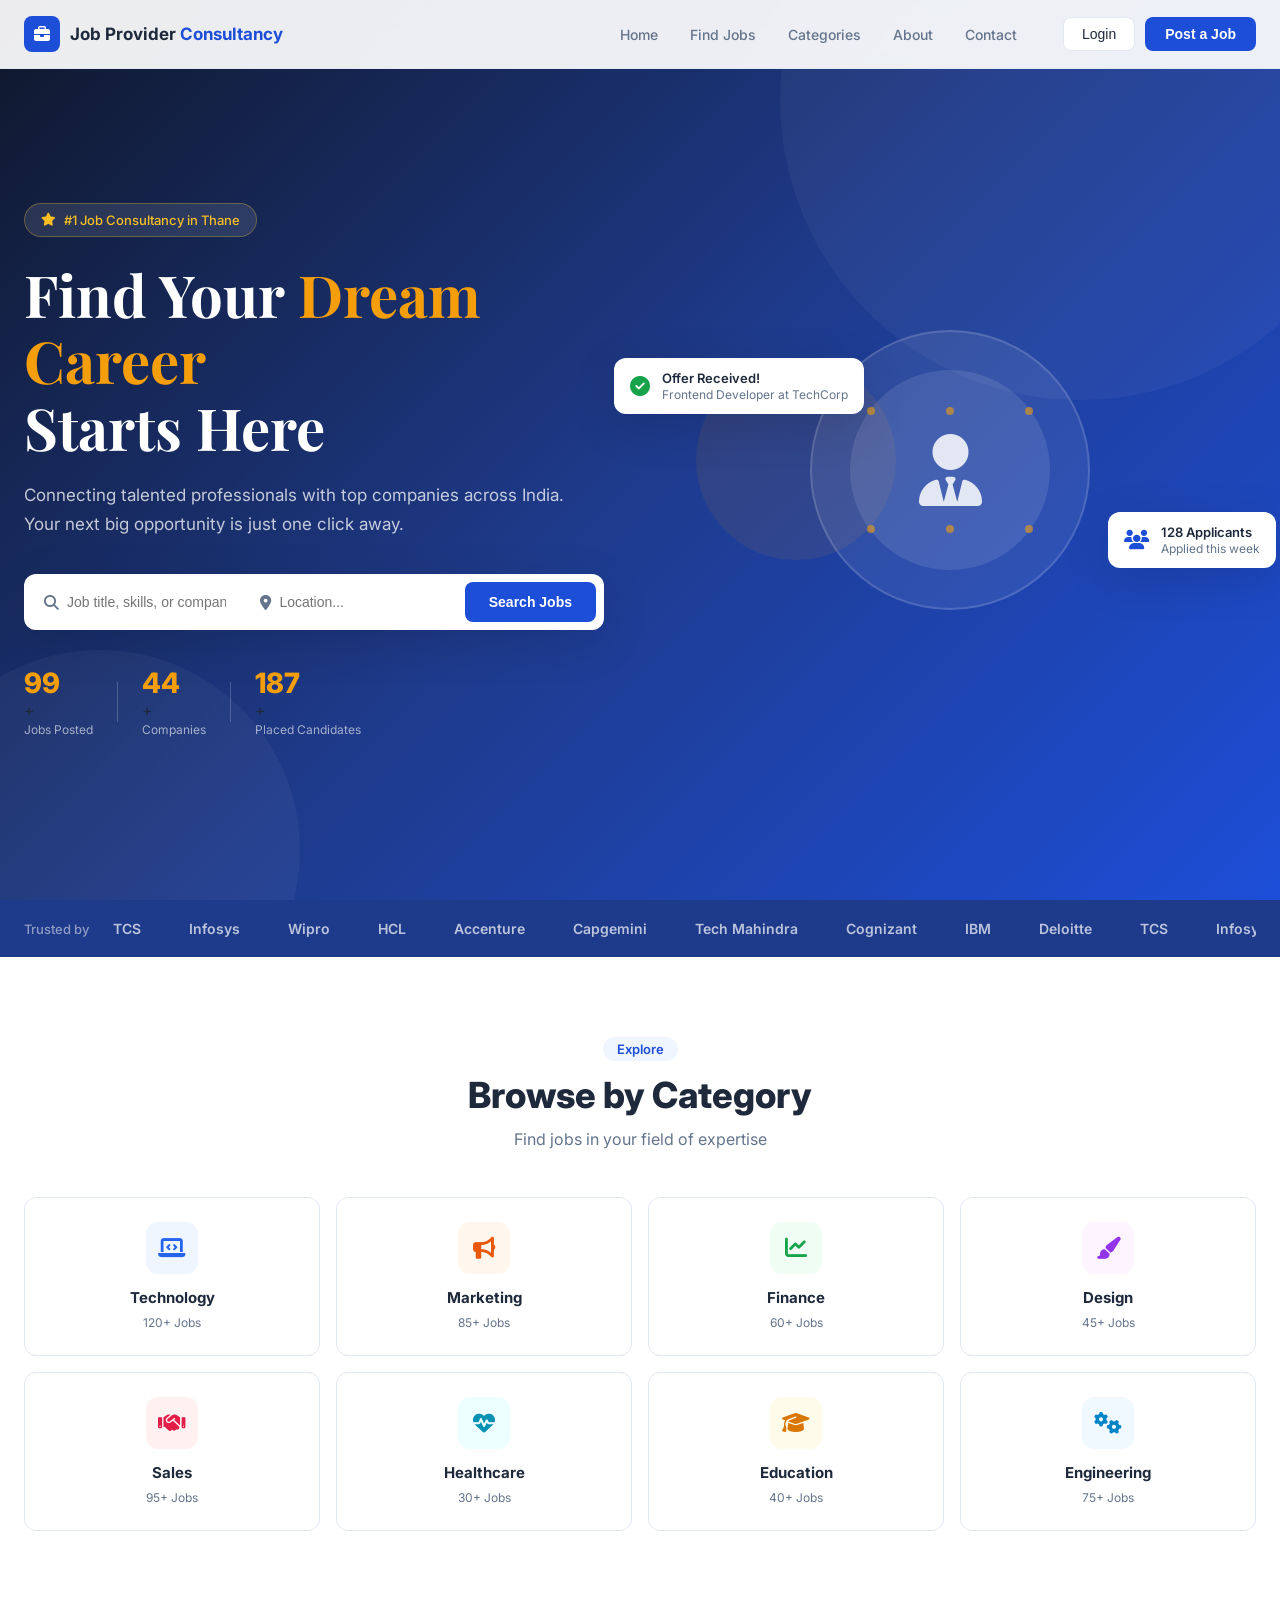
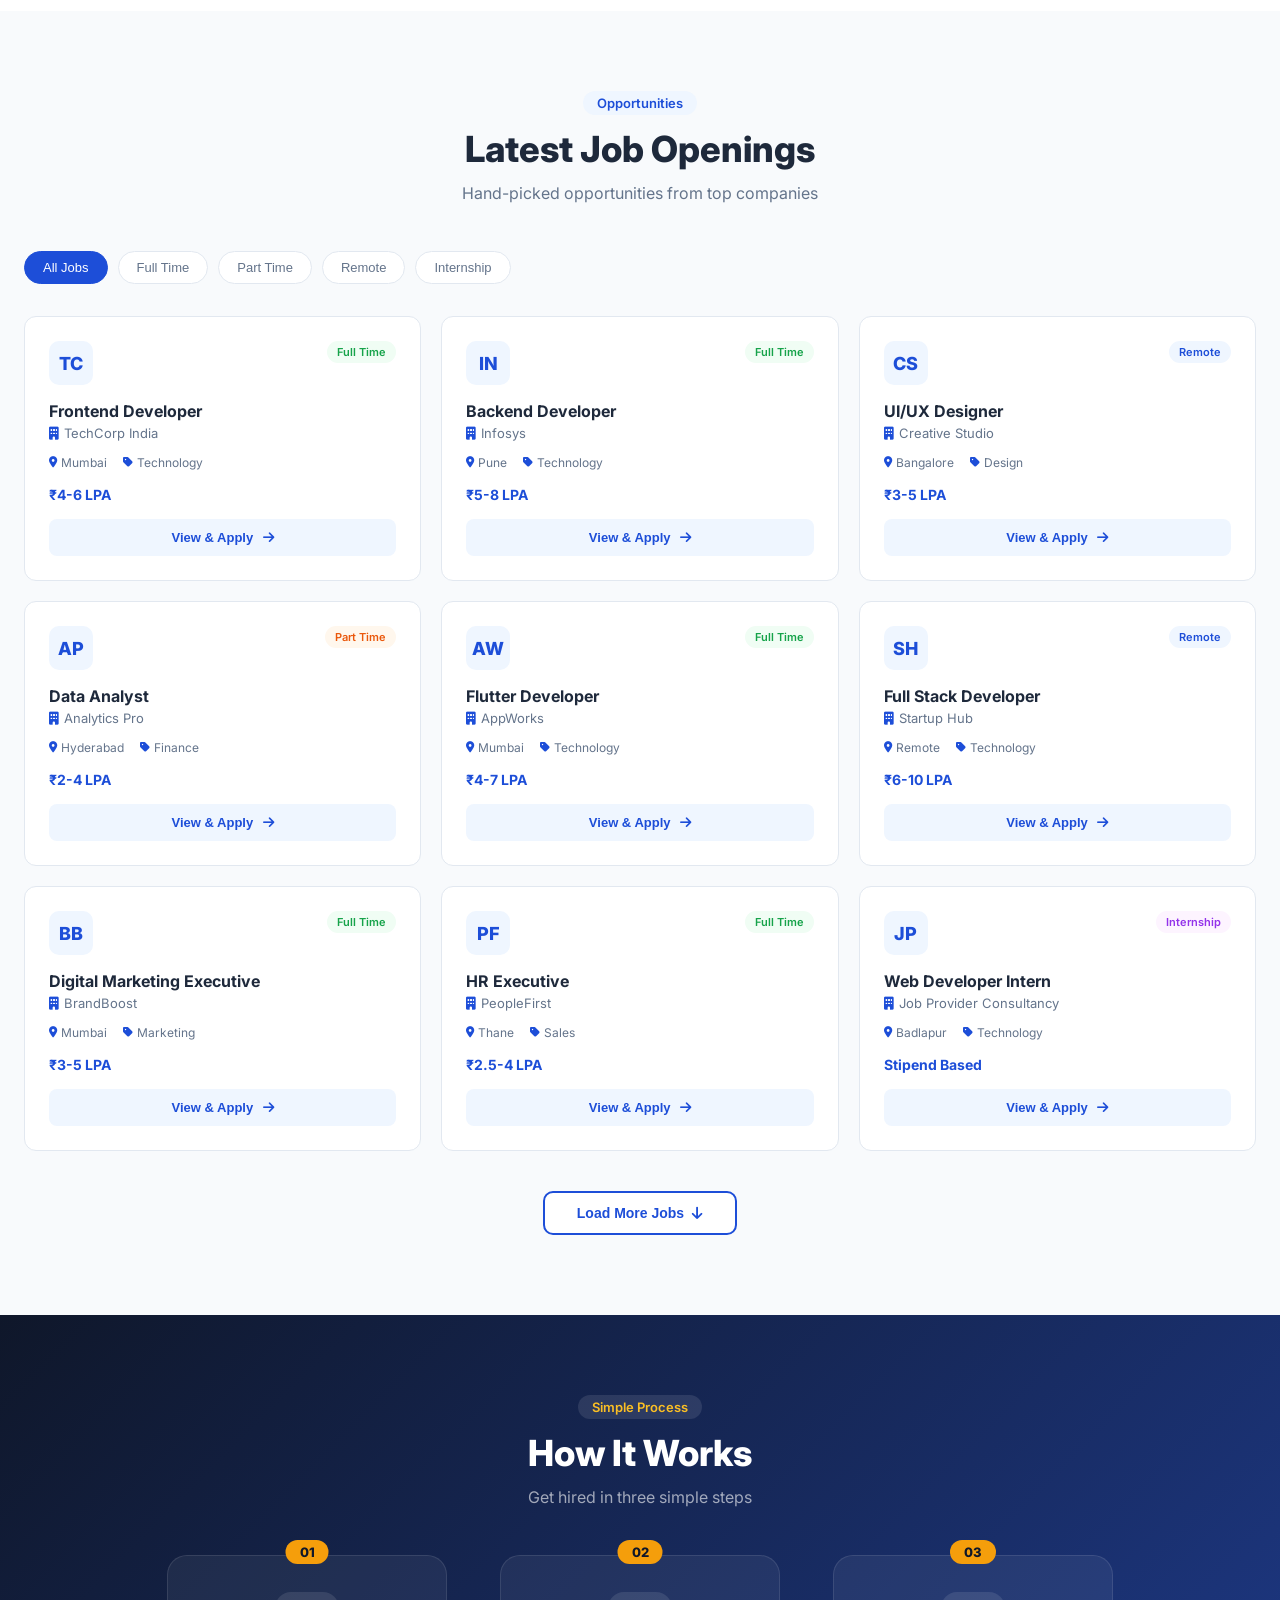
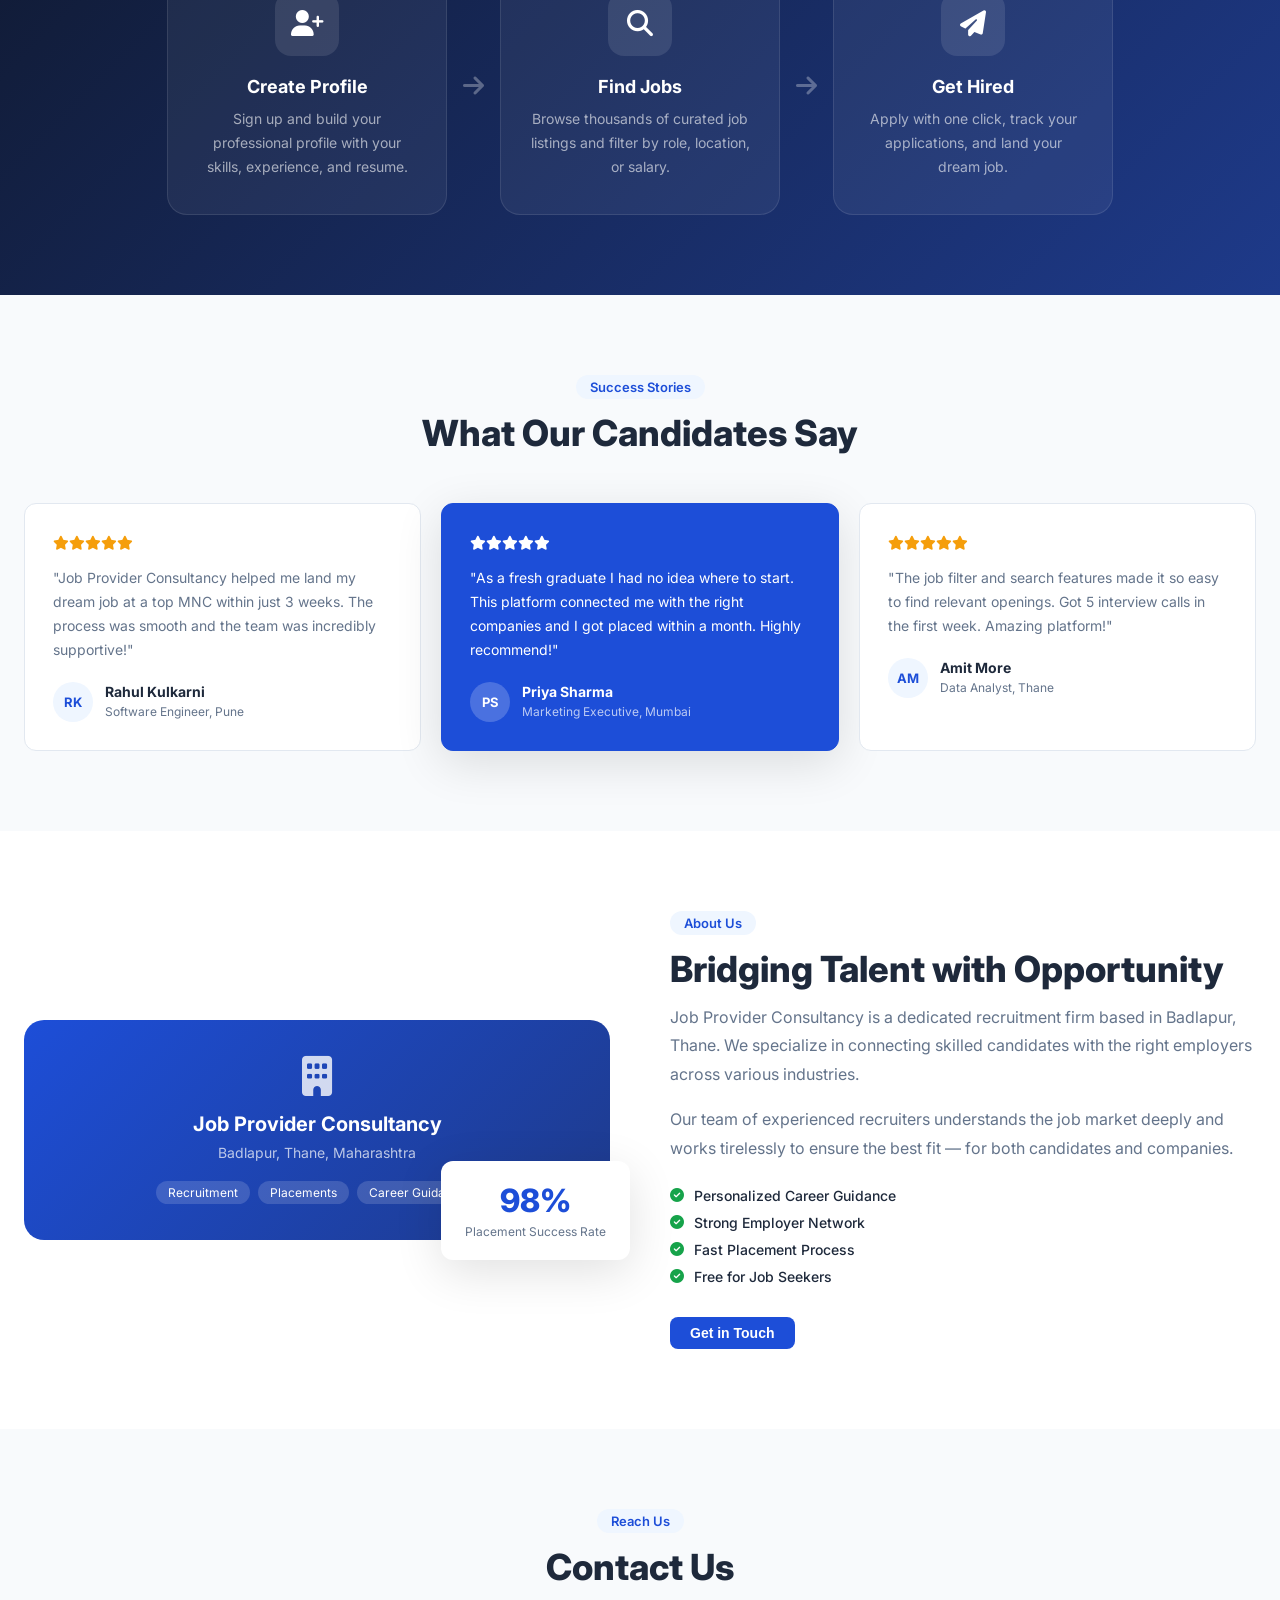
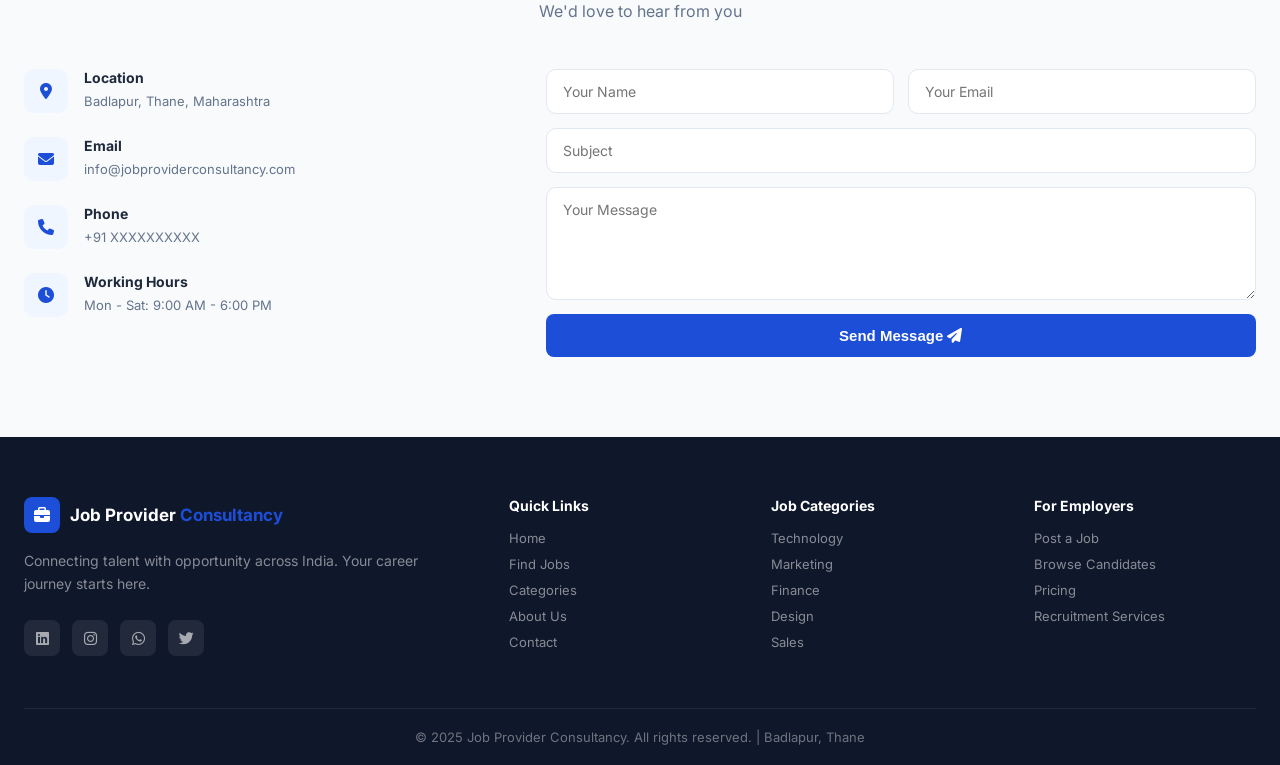
<file: index.html>
<!DOCTYPE html>
<html lang="en">
<head>
  <meta charset="UTF-8">
  <meta name="viewport" content="width=device-width, initial-scale=1.0">
  <title>Job Provider Consultancy</title>
  <link rel="stylesheet" href="style.css">
  <link href="https://fonts.googleapis.com/css2?family=Inter:wght@300;400;500;600;700;800&family=Playfair+Display:wght@700&display=swap" rel="stylesheet">
  <link rel="stylesheet" href="https://cdnjs.cloudflare.com/ajax/libs/font-awesome/6.5.0/css/all.min.css">
</head>
<body>

  <!-- NAVBAR -->
  <nav id="navbar">
    <div class="nav-container">
      <div class="logo">
        <span class="logo-icon"><i class="fas fa-briefcase"></i></span>
        <span class="logo-text">Job Provider <span class="logo-accent">Consultancy</span></span>
      </div>
      <ul class="nav-links">
        <li><a href="#home">Home</a></li>
        <li><a href="#jobs">Find Jobs</a></li>
        <li><a href="#categories">Categories</a></li>
        <li><a href="#about">About</a></li>
        <li><a href="#contact">Contact</a></li>
      </ul>
      <div class="nav-actions">
        <button class="btn-outline" onclick="showLoginModal()">Login</button>
        <button class="btn-primary" onclick="showLoginModal()">Post a Job</button>
      </div>
      <div class="hamburger" onclick="toggleMenu()">
        <span></span><span></span><span></span>
      </div>
    </div>
  </nav>

  <!-- HERO -->
  <section id="home" class="hero">
    <div class="hero-bg">
      <div class="hero-shape shape1"></div>
      <div class="hero-shape shape2"></div>
      <div class="hero-shape shape3"></div>
    </div>
    <div class="hero-content">
      <div class="hero-badge animate-fade-up">
        <i class="fas fa-star"></i> #1 Job Consultancy in Thane
      </div>
      <h1 class="hero-title animate-fade-up delay-1">
        Find Your <span class="highlight">Dream Career</span><br>Starts Here
      </h1>
      <p class="hero-subtitle animate-fade-up delay-2">
        Connecting talented professionals with top companies across India. 
        Your next big opportunity is just one click away.
      </p>
      <div class="hero-search animate-fade-up delay-3">
        <div class="search-box">
          <i class="fas fa-search search-icon"></i>
          <input type="text" id="searchInput" placeholder="Job title, skills, or company...">
        </div>
        <div class="search-box">
          <i class="fas fa-map-marker-alt search-icon"></i>
          <input type="text" id="locationInput" placeholder="Location...">
        </div>
        <button class="btn-search" onclick="handleSearch()">Search Jobs</button>
      </div>
      <div class="hero-stats animate-fade-up delay-4">
        <div class="stat">
          <span class="stat-number" data-target="500">0</span><span>+</span>
          <span class="stat-label">Jobs Posted</span>
        </div>
        <div class="stat-divider"></div>
        <div class="stat">
          <span class="stat-number" data-target="200">0</span><span>+</span>
          <span class="stat-label">Companies</span>
        </div>
        <div class="stat-divider"></div>
        <div class="stat">
          <span class="stat-number" data-target="1000">0</span><span>+</span>
          <span class="stat-label">Placed Candidates</span>
        </div>
      </div>
    </div>
    <div class="hero-image animate-fade-left">
      <div class="floating-card card1">
        <i class="fas fa-check-circle"></i>
        <div>
          <strong>Offer Received!</strong>
          <span>Frontend Developer at TechCorp</span>
        </div>
      </div>
      <div class="floating-card card2">
        <i class="fas fa-users"></i>
        <div>
          <strong>128 Applicants</strong>
          <span>Applied this week</span>
        </div>
      </div>
      <div class="hero-illustration">
        <div class="ill-circle"></div>
        <div class="ill-person">
          <i class="fas fa-user-tie"></i>
        </div>
        <div class="ill-dots">
          <span></span><span></span><span></span>
          <span></span><span></span><span></span>
        </div>
      </div>
    </div>
  </section>

  <!-- MARQUEE -->
  <div class="marquee-section">
    <div class="marquee-label">Trusted by</div>
    <div class="marquee-track">
      <div class="marquee-content">
        <span>TCS</span><span>Infosys</span><span>Wipro</span><span>HCL</span>
        <span>Accenture</span><span>Capgemini</span><span>Tech Mahindra</span>
        <span>Cognizant</span><span>IBM</span><span>Deloitte</span>
        <span>TCS</span><span>Infosys</span><span>Wipro</span><span>HCL</span>
        <span>Accenture</span><span>Capgemini</span><span>Tech Mahindra</span>
        <span>Cognizant</span><span>IBM</span><span>Deloitte</span>
      </div>
    </div>
  </div>

  <!-- CATEGORIES -->
  <section id="categories" class="section">
    <div class="container">
      <div class="section-header">
        <span class="section-tag">Explore</span>
        <h2 class="section-title">Browse by Category</h2>
        <p class="section-sub">Find jobs in your field of expertise</p>
      </div>
      <div class="categories-grid">
        <div class="category-card" onclick="filterByCategory('Technology')">
          <div class="cat-icon" style="background:#EFF6FF;color:#2563EB"><i class="fas fa-laptop-code"></i></div>
          <h3>Technology</h3>
          <span>120+ Jobs</span>
        </div>
        <div class="category-card" onclick="filterByCategory('Marketing')">
          <div class="cat-icon" style="background:#FFF7ED;color:#EA580C"><i class="fas fa-bullhorn"></i></div>
          <h3>Marketing</h3>
          <span>85+ Jobs</span>
        </div>
        <div class="category-card" onclick="filterByCategory('Finance')">
          <div class="cat-icon" style="background:#F0FDF4;color:#16A34A"><i class="fas fa-chart-line"></i></div>
          <h3>Finance</h3>
          <span>60+ Jobs</span>
        </div>
        <div class="category-card" onclick="filterByCategory('Design')">
          <div class="cat-icon" style="background:#FDF4FF;color:#9333EA"><i class="fas fa-paint-brush"></i></div>
          <h3>Design</h3>
          <span>45+ Jobs</span>
        </div>
        <div class="category-card" onclick="filterByCategory('Sales')">
          <div class="cat-icon" style="background:#FFF1F2;color:#E11D48"><i class="fas fa-handshake"></i></div>
          <h3>Sales</h3>
          <span>95+ Jobs</span>
        </div>
        <div class="category-card" onclick="filterByCategory('Healthcare')">
          <div class="cat-icon" style="background:#ECFEFF;color:#0891B2"><i class="fas fa-heartbeat"></i></div>
          <h3>Healthcare</h3>
          <span>30+ Jobs</span>
        </div>
        <div class="category-card" onclick="filterByCategory('Education')">
          <div class="cat-icon" style="background:#FFFBEB;color:#D97706"><i class="fas fa-graduation-cap"></i></div>
          <h3>Education</h3>
          <span>40+ Jobs</span>
        </div>
        <div class="category-card" onclick="filterByCategory('Engineering')">
          <div class="cat-icon" style="background:#F0F9FF;color:#0284C7"><i class="fas fa-cogs"></i></div>
          <h3>Engineering</h3>
          <span>75+ Jobs</span>
        </div>
      </div>
    </div>
  </section>

  <!-- JOBS -->
  <section id="jobs" class="section section-gray">
    <div class="container">
      <div class="section-header">
        <span class="section-tag">Opportunities</span>
        <h2 class="section-title">Latest Job Openings</h2>
        <p class="section-sub">Hand-picked opportunities from top companies</p>
      </div>
      <div class="filters-bar">
        <button class="filter-chip active" data-type="All">All Jobs</button>
        <button class="filter-chip" data-type="Full Time">Full Time</button>
        <button class="filter-chip" data-type="Part Time">Part Time</button>
        <button class="filter-chip" data-type="Remote">Remote</button>
        <button class="filter-chip" data-type="Internship">Internship</button>
      </div>
      <div id="jobContainer" class="jobs-grid"></div>
      <div class="load-more-wrap">
        <button class="btn-outline-blue" onclick="loadMore()">Load More Jobs <i class="fas fa-arrow-down"></i></button>
      </div>
    </div>
  </section>

  <!-- HOW IT WORKS -->
  <section class="section how-it-works">
    <div class="container">
      <div class="section-header">
        <span class="section-tag">Simple Process</span>
        <h2 class="section-title">How It Works</h2>
        <p class="section-sub">Get hired in three simple steps</p>
      </div>
      <div class="steps-grid">
        <div class="step-card">
          <div class="step-num">01</div>
          <div class="step-icon"><i class="fas fa-user-plus"></i></div>
          <h3>Create Profile</h3>
          <p>Sign up and build your professional profile with your skills, experience, and resume.</p>
        </div>
        <div class="step-arrow"><i class="fas fa-arrow-right"></i></div>
        <div class="step-card">
          <div class="step-num">02</div>
          <div class="step-icon"><i class="fas fa-search"></i></div>
          <h3>Find Jobs</h3>
          <p>Browse thousands of curated job listings and filter by role, location, or salary.</p>
        </div>
        <div class="step-arrow"><i class="fas fa-arrow-right"></i></div>
        <div class="step-card">
          <div class="step-num">03</div>
          <div class="step-icon"><i class="fas fa-paper-plane"></i></div>
          <h3>Get Hired</h3>
          <p>Apply with one click, track your applications, and land your dream job.</p>
        </div>
      </div>
    </div>
  </section>

  <!-- TESTIMONIALS -->
  <section class="section section-gray testimonials">
    <div class="container">
      <div class="section-header">
        <span class="section-tag">Success Stories</span>
        <h2 class="section-title">What Our Candidates Say</h2>
      </div>
      <div class="testimonials-grid">
        <div class="testimonial-card">
          <div class="stars"><i class="fas fa-star"></i><i class="fas fa-star"></i><i class="fas fa-star"></i><i class="fas fa-star"></i><i class="fas fa-star"></i></div>
          <p>"Job Provider Consultancy helped me land my dream job at a top MNC within just 3 weeks. The process was smooth and the team was incredibly supportive!"</p>
          <div class="testimonial-author">
            <div class="author-avatar">RK</div>
            <div>
              <strong>Rahul Kulkarni</strong>
              <span>Software Engineer, Pune</span>
            </div>
          </div>
        </div>
        <div class="testimonial-card featured">
          <div class="stars"><i class="fas fa-star"></i><i class="fas fa-star"></i><i class="fas fa-star"></i><i class="fas fa-star"></i><i class="fas fa-star"></i></div>
          <p>"As a fresh graduate I had no idea where to start. This platform connected me with the right companies and I got placed within a month. Highly recommend!"</p>
          <div class="testimonial-author">
            <div class="author-avatar">PS</div>
            <div>
              <strong>Priya Sharma</strong>
              <span>Marketing Executive, Mumbai</span>
            </div>
          </div>
        </div>
        <div class="testimonial-card">
          <div class="stars"><i class="fas fa-star"></i><i class="fas fa-star"></i><i class="fas fa-star"></i><i class="fas fa-star"></i><i class="fas fa-star"></i></div>
          <p>"The job filter and search features made it so easy to find relevant openings. Got 5 interview calls in the first week. Amazing platform!"</p>
          <div class="testimonial-author">
            <div class="author-avatar">AM</div>
            <div>
              <strong>Amit More</strong>
              <span>Data Analyst, Thane</span>
            </div>
          </div>
        </div>
      </div>
    </div>
  </section>

  <!-- ABOUT -->
  <section id="about" class="section about-section">
    <div class="container about-grid">
      <div class="about-visual">
        <div class="about-card-main">
          <i class="fas fa-building"></i>
          <h3>Job Provider Consultancy</h3>
          <p>Badlapur, Thane, Maharashtra</p>
          <div class="about-tags">
            <span>Recruitment</span>
            <span>Placements</span>
            <span>Career Guidance</span>
          </div>
        </div>
        <div class="about-stat-card">
          <span class="big-num">98%</span>
          <span>Placement Success Rate</span>
        </div>
      </div>
      <div class="about-content">
        <span class="section-tag">About Us</span>
        <h2 class="section-title">Bridging Talent with Opportunity</h2>
        <p>Job Provider Consultancy is a dedicated recruitment firm based in Badlapur, Thane. We specialize in connecting skilled candidates with the right employers across various industries.</p>
        <p>Our team of experienced recruiters understands the job market deeply and works tirelessly to ensure the best fit — for both candidates and companies.</p>
        <div class="about-features">
          <div class="feature"><i class="fas fa-check-circle"></i> Personalized Career Guidance</div>
          <div class="feature"><i class="fas fa-check-circle"></i> Strong Employer Network</div>
          <div class="feature"><i class="fas fa-check-circle"></i> Fast Placement Process</div>
          <div class="feature"><i class="fas fa-check-circle"></i> Free for Job Seekers</div>
        </div>
        <button class="btn-primary" onclick="document.getElementById('contact').scrollIntoView({behavior:'smooth'})">Get in Touch</button>
      </div>
    </div>
  </section>

  <!-- CONTACT -->
  <section id="contact" class="section section-gray">
    <div class="container">
      <div class="section-header">
        <span class="section-tag">Reach Us</span>
        <h2 class="section-title">Contact Us</h2>
        <p class="section-sub">We'd love to hear from you</p>
      </div>
      <div class="contact-grid">
        <div class="contact-info">
          <div class="contact-item">
            <div class="contact-icon"><i class="fas fa-map-marker-alt"></i></div>
            <div>
              <strong>Location</strong>
              <span>Badlapur, Thane, Maharashtra</span>
            </div>
          </div>
          <div class="contact-item">
            <div class="contact-icon"><i class="fas fa-envelope"></i></div>
            <div>
              <strong>Email</strong>
              <span>info@jobproviderconsultancy.com</span>
            </div>
          </div>
          <div class="contact-item">
            <div class="contact-icon"><i class="fas fa-phone"></i></div>
            <div>
              <strong>Phone</strong>
              <span>+91 XXXXXXXXXX</span>
            </div>
          </div>
          <div class="contact-item">
            <div class="contact-icon"><i class="fas fa-clock"></i></div>
            <div>
              <strong>Working Hours</strong>
              <span>Mon - Sat: 9:00 AM - 6:00 PM</span>
            </div>
          </div>
        </div>
        <form class="contact-form" onsubmit="handleContact(event)">
          <div class="form-row">
            <input type="text" placeholder="Your Name" required>
            <input type="email" placeholder="Your Email" required>
          </div>
          <input type="text" placeholder="Subject" required>
          <textarea placeholder="Your Message" rows="5" required></textarea>
          <button type="submit" class="btn-primary full-width">Send Message <i class="fas fa-paper-plane"></i></button>
        </form>
      </div>
    </div>
  </section>

  <!-- FOOTER -->
  <footer class="footer">
    <div class="container footer-grid">
      <div class="footer-brand">
        <div class="logo">
          <span class="logo-icon"><i class="fas fa-briefcase"></i></span>
          <span class="logo-text" style="color:white">Job Provider <span class="logo-accent">Consultancy</span></span>
        </div>
        <p>Connecting talent with opportunity across India. Your career journey starts here.</p>
        <div class="social-links">
          <a href="#"><i class="fab fa-linkedin"></i></a>
          <a href="#"><i class="fab fa-instagram"></i></a>
          <a href="#"><i class="fab fa-whatsapp"></i></a>
          <a href="#"><i class="fab fa-twitter"></i></a>
        </div>
      </div>
      <div class="footer-links">
        <h4>Quick Links</h4>
        <a href="#home">Home</a>
        <a href="#jobs">Find Jobs</a>
        <a href="#categories">Categories</a>
        <a href="#about">About Us</a>
        <a href="#contact">Contact</a>
      </div>
      <div class="footer-links">
        <h4>Job Categories</h4>
        <a href="#">Technology</a>
        <a href="#">Marketing</a>
        <a href="#">Finance</a>
        <a href="#">Design</a>
        <a href="#">Sales</a>
      </div>
      <div class="footer-links">
        <h4>For Employers</h4>
        <a href="#">Post a Job</a>
        <a href="#">Browse Candidates</a>
        <a href="#">Pricing</a>
        <a href="#">Recruitment Services</a>
      </div>
    </div>
    <div class="footer-bottom">
      <p>© 2025 Job Provider Consultancy. All rights reserved. | Badlapur, Thane</p>
    </div>
  </footer>

  <!-- JOB MODAL -->
  <div id="jobModal" class="modal-overlay" style="display:none">
    <div class="modal-box">
      <button class="modal-close" onclick="closeJobModal()"><i class="fas fa-times"></i></button>
      <div class="modal-header">
        <div class="modal-company-logo" id="modalLogo"></div>
        <div>
          <h2 id="modalTitle"></h2>
          <p id="modalCompany"></p>
        </div>
      </div>
      <div class="modal-tags">
        <span id="modalLocation"><i class="fas fa-map-marker-alt"></i></span>
        <span id="modalType"><i class="fas fa-clock"></i></span>
        <span id="modalSalary"><i class="fas fa-rupee-sign"></i></span>
      </div>
      <div class="modal-section">
        <h4>Job Description</h4>
        <p id="modalDesc"></p>
      </div>
      <div class="modal-section">
        <h4>Requirements</h4>
        <ul id="modalReqs"></ul>
      </div>
      <div class="modal-apply">
        <input type="text" id="appName" placeholder="Your Full Name">
        <input type="email" id="appEmail" placeholder="Your Email Address">
        <button class="btn-primary full-width" onclick="submitApplication()">Apply Now <i class="fas fa-paper-plane"></i></button>
      </div>
    </div>
  </div>

  <!-- LOGIN MODAL -->
  <div id="loginModal" class="modal-overlay" style="display:none">
    <div class="modal-box small-modal">
      <button class="modal-close" onclick="closeLoginModal()"><i class="fas fa-times"></i></button>
      <h2>Welcome Back</h2>
      <p style="color:#64748b;margin-bottom:24px">Login to access your account</p>
      <input type="email" placeholder="Email Address" style="width:100%;padding:12px;border:1px solid #e2e8f0;border-radius:8px;margin-bottom:12px;font-size:15px">
      <input type="password" placeholder="Password" style="width:100%;padding:12px;border:1px solid #e2e8f0;border-radius:8px;margin-bottom:20px;font-size:15px">
      <button class="btn-primary full-width" onclick="closeLoginModal()">Login</button>
      <p style="text-align:center;margin-top:16px;color:#64748b">Don't have an account? <a href="#" style="color:#1d4ed8">Sign up</a></p>
    </div>
  </div>

  <!-- TOAST -->
  <div id="toast" class="toast"></div>

  <script src="script.js"></script>
</body>
</html>
</file>
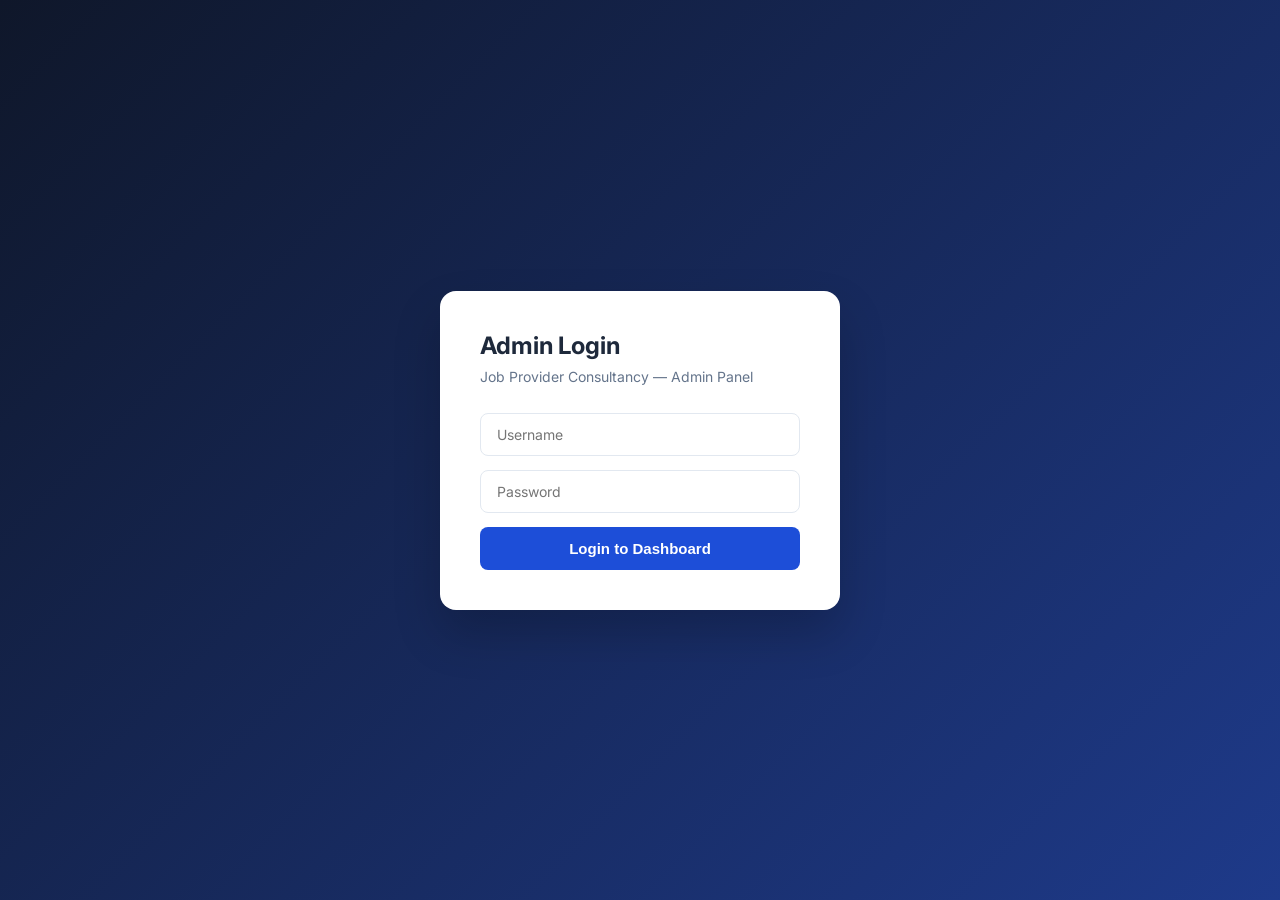
<file: admin.html>
<!DOCTYPE html>
<html lang="en">
<head>
  <meta charset="UTF-8">
  <meta name="viewport" content="width=device-width, initial-scale=1.0">
  <title>Admin Panel - Job Provider Consultancy</title>
  <link href="https://fonts.googleapis.com/css2?family=Inter:wght@300;400;500;600;700&display=swap" rel="stylesheet">
  <link rel="stylesheet" href="https://cdnjs.cloudflare.com/ajax/libs/font-awesome/6.5.0/css/all.min.css">
  <style>
    * { margin:0; padding:0; box-sizing:border-box; }
    body { font-family:'Inter',sans-serif; background:#f8fafc; color:#1e293b; }

    /* LOGIN */
    #loginPage {
      min-height:100vh; display:flex; align-items:center;
      justify-content:center;
      background:linear-gradient(135deg,#0f172a,#1e3a8a);
    }
    .login-box {
      background:white; border-radius:16px; padding:40px;
      width:100%; max-width:400px; box-shadow:0 24px 48px rgba(0,0,0,0.2);
    }
    .login-box h2 { font-size:24px; font-weight:700; margin-bottom:8px; }
    .login-box p { color:#64748b; font-size:14px; margin-bottom:28px; }
    .login-box input {
      width:100%; padding:12px 16px; border:1.5px solid #e2e8f0;
      border-radius:8px; font-size:14px; outline:none; margin-bottom:14px;
      font-family:'Inter',sans-serif;
    }
    .login-box input:focus { border-color:#1d4ed8; }
    .btn-login {
      width:100%; padding:13px; background:#1d4ed8; color:white;
      border:none; border-radius:8px; font-size:15px; font-weight:600;
      cursor:pointer; transition:background 0.2s;
    }
    .btn-login:hover { background:#1e3a8a; }
    .login-error { color:#dc2626; font-size:13px; margin-top:8px; display:none; }

    /* ADMIN PANEL */
    #adminPanel { display:none; }
    .admin-nav {
      background:#0f172a; padding:0 24px;
      display:flex; align-items:center; justify-content:space-between;
      height:64px;
    }
    .admin-nav .logo { color:white; font-weight:700; font-size:16px; display:flex; align-items:center; gap:10px; }
    .admin-nav .logo i { color:#f59e0b; }
    .admin-nav button {
      background:rgba(255,255,255,0.1); color:white; border:none;
      padding:8px 16px; border-radius:8px; cursor:pointer; font-size:13px;
    }
    .admin-nav button:hover { background:rgba(255,255,255,0.2); }

    .admin-content { max-width:1200px; margin:0 auto; padding:32px 24px; }
    .admin-header { margin-bottom:32px; }
    .admin-header h1 { font-size:28px; font-weight:800; margin-bottom:4px; }
    .admin-header p { color:#64748b; }

    .stats-row { display:grid; grid-template-columns:repeat(3,1fr); gap:20px; margin-bottom:32px; }
    .stat-card {
      background:white; border-radius:12px; padding:24px;
      border:1.5px solid #e2e8f0; display:flex; align-items:center; gap:16px;
    }
    .stat-icon {
      width:48px; height:48px; border-radius:12px;
      display:flex; align-items:center; justify-content:center; font-size:20px;
    }
    .stat-card h3 { font-size:28px; font-weight:800; }
    .stat-card p { color:#64748b; font-size:13px; }

    .panel-card { background:white; border-radius:12px; border:1.5px solid #e2e8f0; overflow:hidden; }
    .panel-card-header {
      padding:20px 24px; border-bottom:1px solid #e2e8f0;
      display:flex; align-items:center; justify-content:space-between;
    }
    .panel-card-header h2 { font-size:16px; font-weight:700; }
    .refresh-btn {
      background:#eff6ff; color:#1d4ed8; border:none; padding:8px 16px;
      border-radius:8px; cursor:pointer; font-size:13px; font-weight:500;
      display:flex; align-items:center; gap:6px;
    }
    .refresh-btn:hover { background:#dbeafe; }

    table { width:100%; border-collapse:collapse; }
    th {
      background:#f8fafc; padding:12px 20px; text-align:left;
      font-size:12px; font-weight:600; color:#64748b;
      text-transform:uppercase; letter-spacing:0.5px;
      border-bottom:1px solid #e2e8f0;
    }
    td { padding:16px 20px; font-size:14px; border-bottom:1px solid #f1f5f9; }
    tr:last-child td { border-bottom:none; }
    tr:hover td { background:#f8fafc; }
    .badge {
      padding:4px 10px; border-radius:100px; font-size:11px; font-weight:600;
      background:#f0fdf4; color:#16a34a;
    }
    .empty-state {
      text-align:center; padding:60px 20px; color:#94a3b8;
    }
    .empty-state i { font-size:40px; margin-bottom:16px; display:block; }
  </style>
</head>
<body>

  <!-- LOGIN PAGE -->
  <div id="loginPage">
    <div class="login-box">
      <h2>Admin Login</h2>
      <p>Job Provider Consultancy — Admin Panel</p>
      <input type="text" id="adminUser" placeholder="Username">
      <input type="password" id="adminPass" placeholder="Password">
      <button class="btn-login" onclick="handleLogin()">Login to Dashboard</button>
      <p class="login-error" id="loginError">Invalid username or password</p>
    </div>
  </div>

  <!-- ADMIN PANEL -->
  <div id="adminPanel">
    <nav class="admin-nav">
      <div class="logo">
        <i class="fas fa-briefcase"></i>
        Job Provider Consultancy — Admin
      </div>
      <button onclick="handleLogout()"><i class="fas fa-sign-out-alt"></i> Logout</button>
    </nav>

    <div class="admin-content">
      <div class="admin-header">
        <h1>Dashboard</h1>
        <p>Manage job applications and listings</p>
      </div>

      <div class="stats-row">
        <div class="stat-card">
          <div class="stat-icon" style="background:#eff6ff;color:#1d4ed8">
            <i class="fas fa-file-alt"></i>
          </div>
          <div>
            <h3 id="totalApps">0</h3>
            <p>Total Applications</p>
          </div>
        </div>
        <div class="stat-card">
          <div class="stat-icon" style="background:#f0fdf4;color:#16a34a">
            <i class="fas fa-briefcase"></i>
          </div>
          <div>
            <h3>9</h3>
            <p>Active Job Listings</p>
          </div>
        </div>
        <div class="stat-card">
          <div class="stat-icon" style="background:#fff7ed;color:#ea580c">
            <i class="fas fa-clock"></i>
          </div>
          <div>
            <h3 id="todayApps">0</h3>
            <p>Applications Today</p>
          </div>
        </div>
      </div>

      <div class="panel-card">
        <div class="panel-card-header">
          <h2>Recent Applications</h2>
          <button class="refresh-btn" onclick="loadApplications()">
            <i class="fas fa-sync-alt"></i> Refresh
          </button>
        </div>
        <div id="applicationsTable"></div>
      </div>
    </div>
  </div>

  <script>
    // Simple admin auth
    function handleLogin() {
      const user = document.getElementById("adminUser").value;
      const pass = document.getElementById("adminPass").value;
      if (user === "admin" && pass === "admin123") {
        document.getElementById("loginPage").style.display = "none";
        document.getElementById("adminPanel").style.display = "block";
        loadApplications();
      } else {
        document.getElementById("loginError").style.display = "block";
      }
    }

    function handleLogout() {
      document.getElementById("loginPage").style.display = "flex";
      document.getElementById("adminPanel").style.display = "none";
    }

    function loadApplications() {
      fetch("http://localhost:3000/api/applications")
        .then(res => res.json())
        .then(data => {
          const apps = data.data;
          document.getElementById("totalApps").textContent = apps.length;
          document.getElementById("todayApps").textContent = apps.length;

          const container = document.getElementById("applicationsTable");
          if (apps.length === 0) {
            container.innerHTML = `
              <div class="empty-state">
                <i class="fas fa-inbox"></i>
                <p>No applications yet</p>
              </div>`;
            return;
          }

          container.innerHTML = `
            <table>
              <thead>
                <tr>
                  <th>#</th>
                  <th>Applicant Name</th>
                  <th>Email</th>
                  <th>Job Title</th>
                  <th>Company</th>
                  <th>Applied At</th>
                  <th>Status</th>
                </tr>
              </thead>
              <tbody>
                ${apps.map(app => `
                  <tr>
                    <td>${app.id}</td>
                    <td><strong>${app.name}</strong></td>
                    <td>${app.email}</td>
                    <td>${app.jobTitle}</td>
                    <td>${app.company}</td>
                    <td>${app.appliedAt}</td>
                    <td><span class="badge">Received</span></td>
                  </tr>
                `).join("")}
              </tbody>
            </table>`;
        })
        .catch(() => {
          document.getElementById("applicationsTable").innerHTML = `
            <div class="empty-state">
              <i class="fas fa-exclamation-circle"></i>
              <p>Could not load applications. Make sure backend is running.</p>
            </div>`;
        });
    }

    // Login on Enter key
    document.addEventListener("keypress", e => {
      if (e.key === "Enter") handleLogin();
    });
  </script>
</body>
</html>
</file>
<file: style.css>
/* ===== RESET & BASE ===== */
*, *::before, *::after { margin:0; padding:0; box-sizing:border-box; }
html { scroll-behavior: smooth; }
body { font-family: 'Inter', sans-serif; color: #1e293b; background: #fff; overflow-x: hidden; }
a { text-decoration: none; color: inherit; }

/* ===== VARIABLES ===== */
:root {
  --blue: #1d4ed8;
  --blue-dark: #1e3a8a;
  --blue-light: #eff6ff;
  --accent: #f59e0b;
  --text: #1e293b;
  --muted: #64748b;
  --border: #e2e8f0;
  --gray-bg: #f8fafc;
  --white: #ffffff;
  --shadow: 0 4px 24px rgba(0,0,0,0.08);
  --shadow-lg: 0 12px 48px rgba(0,0,0,0.12);
  --radius: 12px;
  --radius-lg: 20px;
}

/* ===== NAVBAR ===== */
#navbar {
  position: fixed; top: 0; width: 100%; z-index: 1000;
  background: rgba(255,255,255,0.92);
  backdrop-filter: blur(12px);
  border-bottom: 1px solid var(--border);
  transition: box-shadow 0.3s;
}
#navbar.scrolled { box-shadow: var(--shadow); }
.nav-container {
  max-width: 1280px; margin: 0 auto;
  padding: 0 24px;
  display: flex; align-items: center; gap: 32px;
  height: 68px;
}
.logo { display:flex; align-items:center; gap:10px; flex-shrink:0; }
.logo-icon {
  width:36px; height:36px; background:var(--blue);
  border-radius:8px; display:flex; align-items:center; justify-content:center;
  color:white; font-size:16px;
}
.logo-text { font-weight:700; font-size:17px; color:var(--text); }
.logo-accent { color:var(--blue); }
.nav-links { display:flex; gap:4px; list-style:none; margin-left:auto; }
.nav-links a {
  padding:8px 14px; border-radius:8px; font-size:14px; font-weight:500;
  color:var(--muted); transition:all 0.2s;
}
.nav-links a:hover { color:var(--blue); background:var(--blue-light); }
.nav-actions { display:flex; gap:10px; }
.btn-outline {
  padding:8px 18px; border:1.5px solid var(--border); border-radius:8px;
  font-size:14px; font-weight:500; color:var(--text); cursor:pointer;
  background:white; transition:all 0.2s;
}
.btn-outline:hover { border-color:var(--blue); color:var(--blue); }
.btn-primary {
  padding:8px 20px; background:var(--blue); color:white;
  border:none; border-radius:8px; font-size:14px; font-weight:600;
  cursor:pointer; transition:all 0.2s;
}
.btn-primary:hover { background:var(--blue-dark); transform:translateY(-1px); }
.hamburger { display:none; flex-direction:column; gap:5px; cursor:pointer; }
.hamburger span { width:24px; height:2px; background:var(--text); border-radius:2px; }

/* ===== HERO ===== */
.hero {
  min-height: 100vh;
  background: linear-gradient(135deg, #0f172a 0%, #1e3a8a 50%, #1d4ed8 100%);
  display: flex; align-items: center;
  padding: 100px 24px 60px;
  position: relative; overflow: hidden;
}
.hero-bg { position:absolute; inset:0; overflow:hidden; }
.hero-shape {
  position:absolute; border-radius:50%;
  background:rgba(255,255,255,0.04);
}
.shape1 { width:600px; height:600px; top:-200px; right:-100px; }
.shape2 { width:400px; height:400px; bottom:-150px; left:-100px; }
.shape3 { width:200px; height:200px; top:40%; right:30%; background:rgba(245,158,11,0.08); }

.hero-content { max-width:580px; z-index:2; }
.hero-badge {
  display:inline-flex; align-items:center; gap:8px;
  background:rgba(255,255,255,0.1); color:#fbbf24;
  padding:8px 16px; border-radius:100px; font-size:13px; font-weight:500;
  border:1px solid rgba(251,191,36,0.3); margin-bottom:24px;
}
.hero-title {
  font-family:'Playfair Display', serif;
  font-size:clamp(36px, 5vw, 58px);
  color:white; line-height:1.15; margin-bottom:20px;
}
.highlight {
  color: var(--accent);
  position:relative;
}
.hero-subtitle { color:rgba(255,255,255,0.75); font-size:17px; line-height:1.7; margin-bottom:36px; }

.hero-search {
  display:flex; gap:10px; flex-wrap:wrap;
  background:white; padding:8px; border-radius:var(--radius);
  box-shadow: var(--shadow-lg); margin-bottom:36px;
}
.search-box { display:flex; align-items:center; gap:8px; flex:1; min-width:160px; padding:4px 12px; }
.search-icon { color:var(--muted); font-size:15px; }
.search-box input { border:none; outline:none; font-size:14px; width:100%; color:var(--text); }
.btn-search {
  padding:12px 24px; background:var(--blue); color:white;
  border:none; border-radius:8px; font-weight:600; cursor:pointer;
  font-size:14px; transition:all 0.2s; white-space:nowrap;
}
.btn-search:hover { background:var(--blue-dark); }

.hero-stats { display:flex; align-items:center; gap:24px; }
.stat { display:flex; flex-direction:column; }
.stat-number { font-size:28px; font-weight:800; color:white; }
.stat span:first-child { color:var(--accent); }
.stat-label { font-size:12px; color:rgba(255,255,255,0.6); margin-top:2px; }
.stat-divider { width:1px; height:40px; background:rgba(255,255,255,0.2); }

.hero-image {
  flex:1; display:flex; align-items:center; justify-content:center;
  position:relative; z-index:2; margin-left:40px;
}
.hero-illustration {
  width:280px; height:280px; background:rgba(255,255,255,0.08);
  border-radius:50%; display:flex; align-items:center; justify-content:center;
  border:2px solid rgba(255,255,255,0.15); position:relative;
}
.ill-circle {
  width:200px; height:200px; background:rgba(255,255,255,0.1);
  border-radius:50%; position:absolute;
}
.ill-person { font-size:72px; color:rgba(255,255,255,0.85); z-index:1; }
.ill-dots {
  position:absolute; inset:0;
  display:grid; grid-template-columns:repeat(3,1fr);
  padding:20px;
}
.ill-dots span {
  width:8px; height:8px; background:var(--accent);
  border-radius:50%; margin:auto; opacity:0.6;
  animation:pulse 2s infinite alternate;
}
.ill-dots span:nth-child(2){animation-delay:0.3s}
.ill-dots span:nth-child(3){animation-delay:0.6s}
.ill-dots span:nth-child(4){animation-delay:0.9s}
.ill-dots span:nth-child(5){animation-delay:1.2s}
.ill-dots span:nth-child(6){animation-delay:1.5s}

.floating-card {
  position:absolute; background:white; border-radius:12px;
  padding:12px 16px; display:flex; align-items:center; gap:12px;
  box-shadow:var(--shadow-lg); font-size:13px; z-index:3;
}
.floating-card i { font-size:20px; }
.floating-card strong { display:block; font-weight:600; color:var(--text); }
.floating-card span { color:var(--muted); font-size:12px; }
.card1 { top:10%; left:-30px; animation:float 3s ease-in-out infinite; }
.card1 i { color:#16a34a; }
.card2 { bottom:15%; right:-20px; animation:float 3s ease-in-out infinite 1.5s; }
.card2 i { color:var(--blue); }

/* ===== MARQUEE ===== */
.marquee-section {
  display:flex; align-items:center; gap:24px;
  padding:20px 24px; background:var(--blue-dark); overflow:hidden;
}
.marquee-label { color:rgba(255,255,255,0.5); font-size:13px; white-space:nowrap; font-weight:500; }
.marquee-track { flex:1; overflow:hidden; }
.marquee-content {
  display:flex; gap:48px; width:max-content;
  animation:marquee 20s linear infinite;
}
.marquee-content span { color:rgba(255,255,255,0.7); font-weight:600; font-size:14px; white-space:nowrap; }

/* ===== SECTIONS ===== */
.section { padding:80px 24px; }
.section-gray { background:var(--gray-bg); }
.container { max-width:1280px; margin:0 auto; }
.section-header { text-align:center; margin-bottom:48px; }
.section-tag {
  display:inline-block; background:var(--blue-light); color:var(--blue);
  padding:4px 14px; border-radius:100px; font-size:13px; font-weight:600;
  margin-bottom:12px;
}
.section-title { font-size:clamp(26px,3vw,36px); font-weight:800; color:var(--text); margin-bottom:12px; }
.section-sub { color:var(--muted); font-size:16px; }

/* ===== CATEGORIES ===== */
.categories-grid {
  display:grid; grid-template-columns:repeat(4,1fr); gap:16px;
}
.category-card {
  background:white; border:1.5px solid var(--border); border-radius:var(--radius);
  padding:24px 20px; text-align:center; cursor:pointer; transition:all 0.25s;
}
.category-card:hover { border-color:var(--blue); transform:translateY(-4px); box-shadow:var(--shadow); }
.cat-icon {
  width:52px; height:52px; border-radius:12px;
  display:flex; align-items:center; justify-content:center;
  font-size:22px; margin:0 auto 14px;
}
.category-card h3 { font-size:15px; font-weight:700; margin-bottom:4px; }
.category-card span { font-size:12px; color:var(--muted); }

/* ===== JOBS ===== */
.filters-bar { display:flex; gap:10px; flex-wrap:wrap; margin-bottom:32px; }
.filter-chip {
  padding:8px 18px; border:1.5px solid var(--border); border-radius:100px;
  background:white; font-size:13px; font-weight:500; cursor:pointer;
  color:var(--muted); transition:all 0.2s;
}
.filter-chip:hover { border-color:var(--blue); color:var(--blue); }
.filter-chip.active { background:var(--blue); color:white; border-color:var(--blue); }

.jobs-grid { display:grid; grid-template-columns:repeat(3,1fr); gap:20px; margin-bottom:40px; }
.job-card {
  background:white; border:1.5px solid var(--border); border-radius:var(--radius);
  padding:24px; cursor:pointer; transition:all 0.25s; position:relative; overflow:hidden;
}
.job-card::before {
  content:''; position:absolute; top:0; left:0; right:0; height:3px;
  background:linear-gradient(90deg,var(--blue),var(--accent));
  transform:scaleX(0); transform-origin:left; transition:transform 0.3s;
}
.job-card:hover::before { transform:scaleX(1); }
.job-card:hover { border-color:var(--blue); transform:translateY(-4px); box-shadow:var(--shadow); }

.job-card-top { display:flex; justify-content:space-between; align-items:flex-start; margin-bottom:16px; }
.company-logo {
  width:44px; height:44px; border-radius:10px; background:var(--blue-light);
  display:flex; align-items:center; justify-content:center;
  font-size:18px; font-weight:800; color:var(--blue);
}
.job-badge {
  font-size:11px; font-weight:600; padding:4px 10px; border-radius:100px;
}
.badge-full { background:#f0fdf4; color:#16a34a; }
.badge-remote { background:#eff6ff; color:var(--blue); }
.badge-part { background:#fff7ed; color:#ea580c; }
.badge-intern { background:#fdf4ff; color:#9333ea; }

.job-card h3 { font-size:16px; font-weight:700; margin-bottom:4px; color:var(--text); }
.job-company { font-size:13px; color:var(--muted); margin-bottom:14px; }
.job-meta { display:flex; gap:16px; flex-wrap:wrap; margin-bottom:16px; }
.job-meta span { font-size:12px; color:var(--muted); display:flex; align-items:center; gap:4px; }
.job-meta i { color:var(--blue); font-size:11px; }
.job-salary { font-size:14px; font-weight:700; color:var(--blue); margin-bottom:16px; }
.job-card-btn {
  width:100%; padding:10px; background:var(--blue-light); color:var(--blue);
  border:1.5px solid transparent; border-radius:8px; font-size:13px; font-weight:600;
  cursor:pointer; transition:all 0.2s;
}
.job-card-btn:hover { background:var(--blue); color:white; }

.load-more-wrap { text-align:center; }
.btn-outline-blue {
  padding:12px 32px; border:2px solid var(--blue); border-radius:10px;
  background:white; color:var(--blue); font-size:14px; font-weight:600;
  cursor:pointer; transition:all 0.2s; display:inline-flex; align-items:center; gap:8px;
}
.btn-outline-blue:hover { background:var(--blue); color:white; }

/* ===== HOW IT WORKS ===== */
.how-it-works { background:linear-gradient(135deg,#0f172a,#1e3a8a); }
.how-it-works .section-tag { background:rgba(255,255,255,0.1); color:#fbbf24; }
.how-it-works .section-title { color:white; }
.how-it-works .section-sub { color:rgba(255,255,255,0.6); }
.steps-grid { display:flex; align-items:center; justify-content:center; gap:16px; flex-wrap:wrap; }
.step-card {
  background:rgba(255,255,255,0.06); border:1px solid rgba(255,255,255,0.1);
  border-radius:var(--radius-lg); padding:36px 28px; text-align:center;
  flex:1; min-width:220px; max-width:280px; position:relative; transition:all 0.3s;
}
.step-card:hover { background:rgba(255,255,255,0.1); transform:translateY(-4px); }
.step-num {
  position:absolute; top:-16px; left:50%; transform:translateX(-50%);
  background:var(--accent); color:#0f172a; font-weight:800; font-size:13px;
  padding:4px 14px; border-radius:100px;
}
.step-icon {
  width:64px; height:64px; background:rgba(255,255,255,0.1);
  border-radius:16px; display:flex; align-items:center; justify-content:center;
  font-size:26px; color:white; margin:0 auto 20px;
}
.step-card h3 { color:white; font-size:18px; font-weight:700; margin-bottom:10px; }
.step-card p { color:rgba(255,255,255,0.6); font-size:14px; line-height:1.7; }
.step-arrow { color:rgba(255,255,255,0.3); font-size:24px; }

/* ===== TESTIMONIALS ===== */
.testimonials-grid { display:grid; grid-template-columns:repeat(3,1fr); gap:20px; }
.testimonial-card {
  background:white; border:1.5px solid var(--border); border-radius:var(--radius);
  padding:28px; transition:all 0.25s;
}
.testimonial-card:hover { box-shadow:var(--shadow); transform:translateY(-4px); }
.testimonial-card.featured {
  background:var(--blue); border-color:var(--blue); transform:translateY(-8px);
  box-shadow:var(--shadow-lg);
}
.testimonial-card.featured p, .testimonial-card.featured .stars i { color:white; }
.testimonial-card.featured strong { color:white; }
.testimonial-card.featured span { color:rgba(255,255,255,0.7); }
.stars { margin-bottom:14px; }
.stars i { color:var(--accent); font-size:14px; }
.testimonial-card p { color:var(--muted); font-size:14px; line-height:1.7; margin-bottom:20px; }
.testimonial-author { display:flex; align-items:center; gap:12px; }
.author-avatar {
  width:40px; height:40px; background:var(--blue-light); color:var(--blue);
  border-radius:50%; display:flex; align-items:center; justify-content:center;
  font-weight:700; font-size:13px;
}
.testimonial-card.featured .author-avatar { background:rgba(255,255,255,0.2); color:white; }
.testimonial-author strong { font-size:14px; display:block; }
.testimonial-author span { font-size:12px; color:var(--muted); }

/* ===== ABOUT ===== */
.about-grid { display:grid; grid-template-columns:1fr 1fr; gap:60px; align-items:center; }
.about-visual { position:relative; }
.about-card-main {
  background:linear-gradient(135deg,var(--blue),var(--blue-dark));
  border-radius:var(--radius-lg); padding:36px; color:white; text-align:center;
}
.about-card-main i { font-size:40px; margin-bottom:16px; opacity:0.8; }
.about-card-main h3 { font-size:20px; font-weight:700; margin-bottom:8px; }
.about-card-main p { opacity:0.7; font-size:14px; margin-bottom:20px; }
.about-tags { display:flex; gap:8px; flex-wrap:wrap; justify-content:center; }
.about-tags span {
  background:rgba(255,255,255,0.15); padding:4px 12px;
  border-radius:100px; font-size:12px;
}
.about-stat-card {
  position:absolute; bottom:-20px; right:-20px;
  background:white; border-radius:var(--radius); padding:20px 24px;
  box-shadow:var(--shadow-lg); text-align:center;
}
.big-num { display:block; font-size:32px; font-weight:800; color:var(--blue); }
.about-stat-card span:last-child { font-size:12px; color:var(--muted); }
.about-content .section-title { text-align:left; }
.about-content .section-tag { display:inline-block; }
.about-content p { color:var(--muted); line-height:1.8; margin-bottom:16px; }
.about-features { margin:24px 0 32px; display:flex; flex-direction:column; gap:10px; }
.feature { display:flex; align-items:center; gap:10px; font-size:14px; font-weight:500; }
.feature i { color:#16a34a; }

/* ===== CONTACT ===== */
.contact-grid { display:grid; grid-template-columns:1fr 1.5fr; gap:48px; }
.contact-info { display:flex; flex-direction:column; gap:24px; }
.contact-item { display:flex; gap:16px; align-items:flex-start; }
.contact-icon {
  width:44px; height:44px; background:var(--blue-light); color:var(--blue);
  border-radius:10px; display:flex; align-items:center; justify-content:center;
  flex-shrink:0; font-size:16px;
}
.contact-item strong { display:block; font-size:14px; margin-bottom:4px; }
.contact-item span { font-size:13px; color:var(--muted); }
.contact-form { display:flex; flex-direction:column; gap:14px; }
.form-row { display:grid; grid-template-columns:1fr 1fr; gap:14px; }
.contact-form input, .contact-form textarea {
  padding:13px 16px; border:1.5px solid var(--border); border-radius:10px;
  font-size:14px; outline:none; font-family:'Inter',sans-serif;
  transition:border-color 0.2s; background:white;
}
.contact-form input:focus, .contact-form textarea:focus { border-color:var(--blue); }
.contact-form textarea { resize:vertical; }
.full-width { width:100%; padding:13px; font-size:15px; }

/* ===== FOOTER ===== */
.footer { background:#0f172a; padding:60px 24px 0; }
.footer-grid { display:grid; grid-template-columns:2fr 1fr 1fr 1fr; gap:40px; padding-bottom:48px; }
.footer-brand p { color:rgba(255,255,255,0.5); font-size:14px; line-height:1.7; margin:16px 0 24px; }
.social-links { display:flex; gap:12px; }
.social-links a {
  width:36px; height:36px; background:rgba(255,255,255,0.08);
  border-radius:8px; display:flex; align-items:center; justify-content:center;
  color:rgba(255,255,255,0.6); font-size:15px; transition:all 0.2s;
}
.social-links a:hover { background:var(--blue); color:white; }
.footer-links h4 { color:white; font-size:14px; font-weight:700; margin-bottom:16px; }
.footer-links a { display:block; color:rgba(255,255,255,0.5); font-size:13px; margin-bottom:10px; transition:color 0.2s; }
.footer-links a:hover { color:white; }
.footer-bottom {
  border-top:1px solid rgba(255,255,255,0.08); padding:20px 0;
  text-align:center; color:rgba(255,255,255,0.4); font-size:13px;
}

/* ===== MODALS ===== */
.modal-overlay {
  position:fixed; inset:0; background:rgba(0,0,0,0.6);
  z-index:2000; display:flex; align-items:center; justify-content:center;
  padding:24px; backdrop-filter:blur(4px);
}
.modal-box {
  background:white; border-radius:var(--radius-lg); padding:32px;
  width:100%; max-width:540px; max-height:90vh; overflow-y:auto;
  position:relative; animation:slideUp 0.3s ease;
}
.small-modal { max-width:400px; }
.modal-close {
  position:absolute; top:16px; right:16px;
  background:var(--gray-bg); border:none; border-radius:8px;
  width:32px; height:32px; cursor:pointer; font-size:14px; color:var(--muted);
  display:flex; align-items:center; justify-content:center;
}
.modal-close:hover { background:var(--border); }
.modal-header { display:flex; gap:16px; align-items:center; margin-bottom:20px; }
.modal-company-logo {
  width:52px; height:52px; border-radius:12px; background:var(--blue-light);
  display:flex; align-items:center; justify-content:center;
  font-size:20px; font-weight:800; color:var(--blue); flex-shrink:0;
}
.modal-header h2 { font-size:20px; font-weight:700; }
.modal-header p { color:var(--muted); font-size:14px; }
.modal-tags { display:flex; gap:10px; flex-wrap:wrap; margin-bottom:24px; }
.modal-tags span {
  background:var(--blue-light); color:var(--blue); padding:6px 14px;
  border-radius:100px; font-size:13px; font-weight:500;
  display:flex; align-items:center; gap:6px;
}
.modal-section { margin-bottom:24px; }
.modal-section h4 { font-size:14px; font-weight:700; margin-bottom:10px; color:var(--text); }
.modal-section p { color:var(--muted); font-size:14px; line-height:1.7; }
.modal-section ul { padding-left:20px; color:var(--muted); font-size:14px; }
.modal-section ul li { margin-bottom:6px; line-height:1.6; }
.modal-apply { display:flex; flex-direction:column; gap:12px; border-top:1px solid var(--border); padding-top:24px; }
.modal-apply input {
  padding:12px 16px; border:1.5px solid var(--border); border-radius:8px;
  font-size:14px; outline:none; transition:border-color 0.2s;
}
.modal-apply input:focus { border-color:var(--blue); }

/* ===== TOAST ===== */
.toast {
  position:fixed; bottom:24px; right:24px; z-index:3000;
  background:#1e293b; color:white; padding:14px 24px;
  border-radius:10px; font-size:14px; font-weight:500;
  transform:translateY(80px); opacity:0; transition:all 0.3s;
  max-width:320px; display:flex; align-items:center; gap:10px;
}
.toast.show { transform:translateY(0); opacity:1; }
.toast.success { background:#16a34a; }
.toast.error { background:#dc2626; }

/* ===== ANIMATIONS ===== */
@keyframes float { 0%,100%{transform:translateY(0)} 50%{transform:translateY(-12px)} }
@keyframes pulse { from{opacity:0.4} to{opacity:1} }
@keyframes marquee { from{transform:translateX(0)} to{transform:translateX(-50%)} }
@keyframes slideUp { from{transform:translateY(24px);opacity:0} to{transform:translateY(0);opacity:1} }
@keyframes fadeUp { from{transform:translateY(30px);opacity:0} to{transform:translateY(0);opacity:1} }

.animate-fade-up { animation:fadeUp 0.7s ease both; }
.animate-fade-left { animation:fadeUp 0.7s ease 0.3s both; }
.delay-1 { animation-delay:0.1s; }
.delay-2 { animation-delay:0.2s; }
.delay-3 { animation-delay:0.3s; }
.delay-4 { animation-delay:0.4s; }

/* ===== RESPONSIVE ===== */
@media(max-width:1024px) {
  .categories-grid { grid-template-columns:repeat(4,1fr); }
  .jobs-grid { grid-template-columns:repeat(2,1fr); }
  .footer-grid { grid-template-columns:1fr 1fr; }
  .hero { flex-direction:column; text-align:center; padding-top:120px; }
  .hero-image { margin-left:0; margin-top:40px; }
  .hero-stats { justify-content:center; }
  .about-grid { grid-template-columns:1fr; }
  .about-stat-card { position:static; margin-top:16px; display:inline-block; }
  .testimonials-grid { grid-template-columns:1fr; }
  .testimonial-card.featured { transform:none; }
}
@media(max-width:768px) {
  .nav-links, .nav-actions { display:none; }
  .hamburger { display:flex; }
  .categories-grid { grid-template-columns:repeat(2,1fr); }
  .jobs-grid { grid-template-columns:1fr; }
  .steps-grid { flex-direction:column; }
  .step-arrow { transform:rotate(90deg); }
  .contact-grid { grid-template-columns:1fr; }
  .form-row { grid-template-columns:1fr; }
  .footer-grid { grid-template-columns:1fr; }
  .hero-search { flex-direction:column; }
}
</file>
